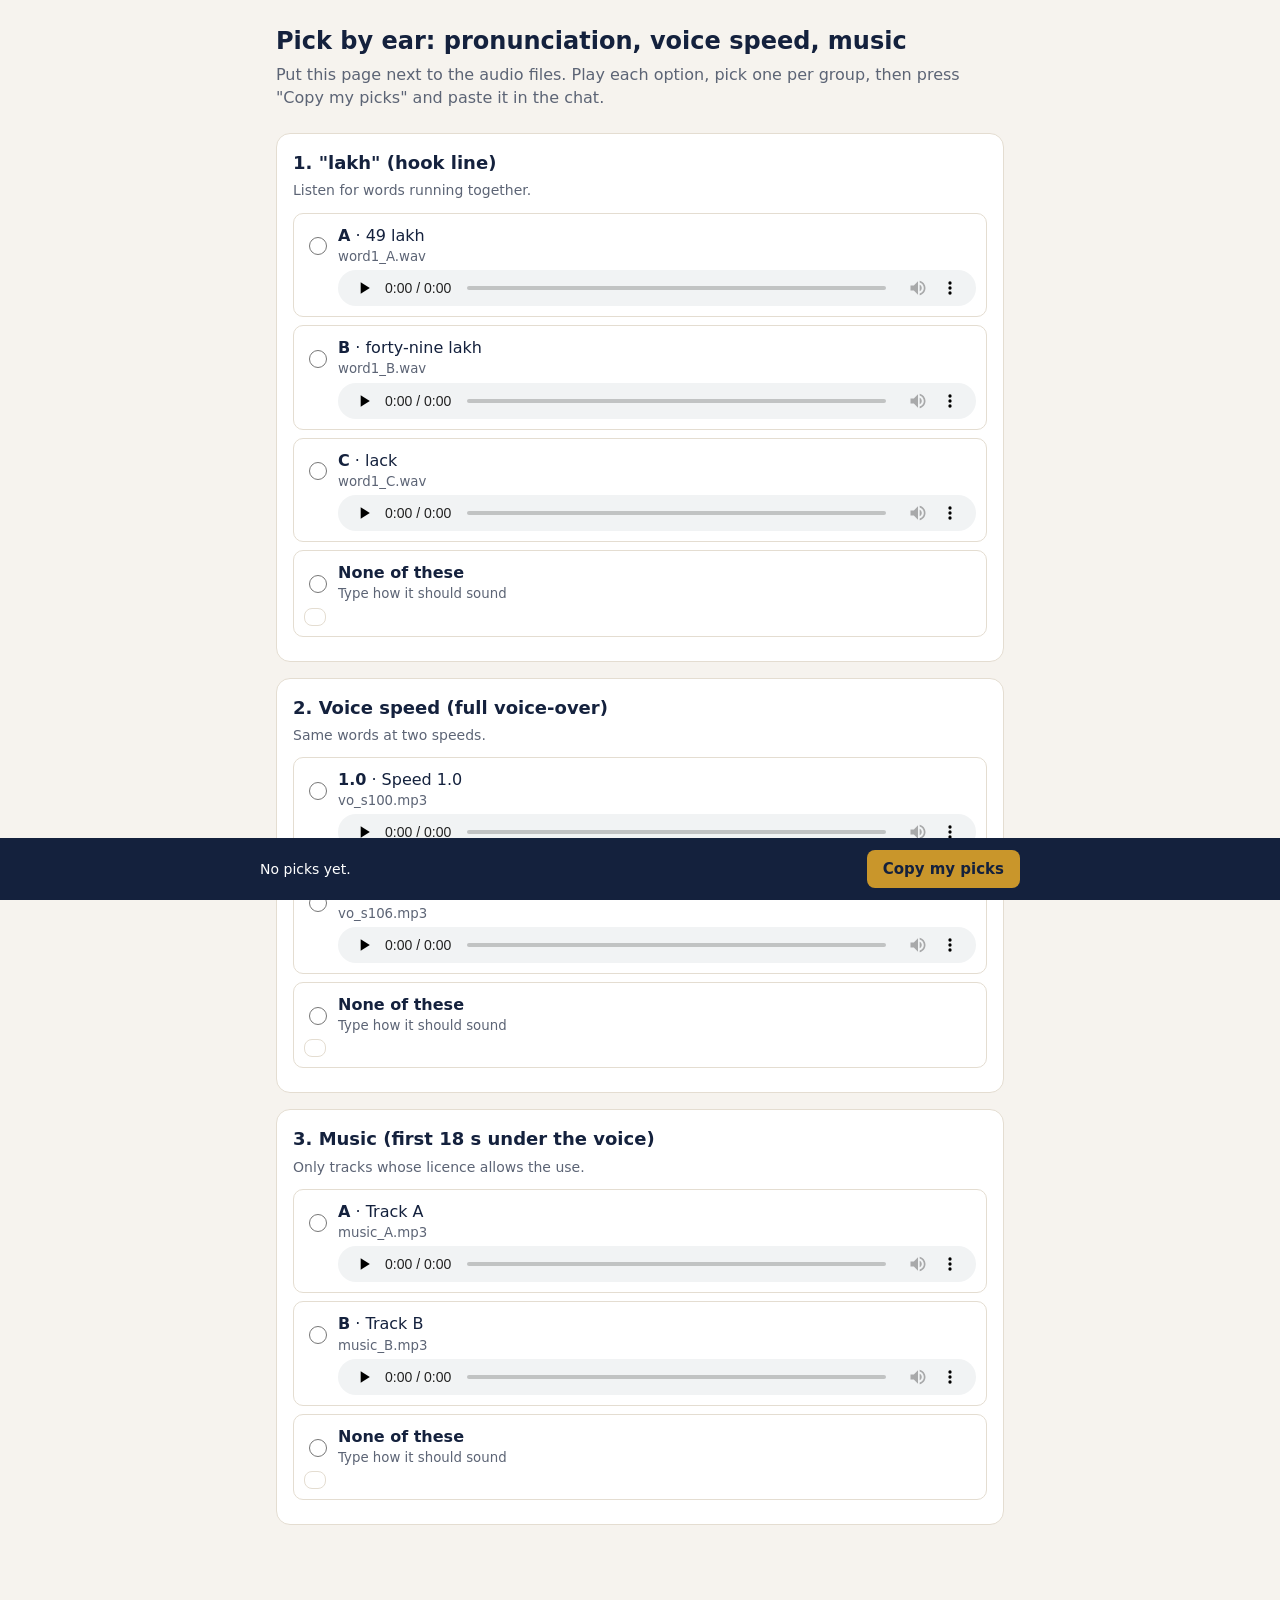
<file: forge-reels/templates/reel-project/pick.html>
<!doctype html>
<html lang="en">
<head>
<meta charset="utf-8">
<meta name="viewport" content="width=device-width, initial-scale=1">
<title>Pick by Ear</title>
<style>
  :root { --bg:#f6f3ee; --card:#fff; --ink:#14213d; --muted:#5c6475; --gold:#c9962b; --line:#e4ddd1; --sel:#fff6e3; }
  * { box-sizing:border-box; }
  body { margin:0; background:var(--bg); color:var(--ink); font:16px/1.45 system-ui, "Segoe UI", sans-serif; }
  main { max-width:760px; margin:0 auto; padding:24px 16px 120px; }
  h1 { font-size:24px; margin:0 0 4px; }
  .sub { color:var(--muted); margin:0 0 24px; }
  section { background:var(--card); border:1px solid var(--line); border-radius:14px; padding:16px; margin-bottom:16px; }
  h2 { font-size:18px; margin:0 0 4px; }
  .note { color:var(--muted); font-size:14px; margin:0 0 12px; }
  label.opt { display:grid; grid-template-columns:24px 1fr; gap:4px 10px; align-items:center; padding:10px; border:1px solid var(--line); border-radius:10px; margin-bottom:8px; cursor:pointer; }
  label.opt:has(input:checked) { background:var(--sel); border-color:var(--gold); }
  label.opt input { accent-color:var(--gold); width:18px; height:18px; }
  .txt b { font-weight:650; }
  .txt small { color:var(--muted); display:block; }
  audio { grid-column:2; width:100%; height:36px; }
  .own { width:100%; padding:8px 10px; border:1px solid var(--line); border-radius:8px; font:inherit; }
  .bar { position:fixed; left:0; right:0; bottom:0; background:var(--ink); color:#fff; padding:12px 16px; }
  .bar .in { max-width:760px; margin:0 auto; display:flex; gap:12px; align-items:center; flex-wrap:wrap; }
  #summary { flex:1; min-width:200px; font-size:14px; }
  button { background:var(--gold); color:#14213d; border:0; border-radius:8px; padding:10px 16px; font:600 15px system-ui, sans-serif; cursor:pointer; }
</style>
</head>
<body>
<main>
  <h1>Pick by ear: pronunciation, voice speed, music</h1>
  <p class="sub">Put this page next to the audio files. Play each option, pick one per group, then press "Copy my picks" and paste it in the chat.</p>
  <div id="groups"></div>
</main>
<div class="bar"><div class="in"><span id="summary">No picks yet.</span><button id="copy">Copy my picks</button></div></div>
<script>
const GROUPS = [
  // EDIT THIS LIST for each reel. One group per decision; each option = [key, label, audio file next to this page].
  // Render 3-4 spellings of every tricky word with the reel's own TTS voice; read each back with Whisper first
  // and drop broken ones. The same page works for voice speed and music previews.
  { id:"word1", title:'1. "lakh" (hook line)', note:"Listen for words running together.", opts:[
    ["A","49 lakh","word1_A.wav"], ["B","forty-nine lakh","word1_B.wav"], ["C","lack","word1_C.wav"] ]},
  { id:"speed", title:"2. Voice speed (full voice-over)", note:"Same words at two speeds.", opts:[
    ["1.0","Speed 1.0","vo_s100.mp3"], ["1.06","Speed 1.06","vo_s106.mp3"] ]},
  { id:"music", title:"3. Music (first 18 s under the voice)", note:"Only tracks whose licence allows the use.", opts:[
    ["A","Track A","music_A.mp3"], ["B","Track B","music_B.mp3"] ]},
];
const root = document.getElementById("groups");
for (const g of GROUPS) {
  const s = document.createElement("section");
  s.innerHTML = `<h2>${g.title}</h2><p class="note">${g.note}</p>`;
  for (const [key, label, file] of g.opts) {
    const l = document.createElement("label"); l.className = "opt";
    l.innerHTML = `<input type="radio" name="${g.id}" value="${key}"><span class="txt"><b>${key}</b> · ${label}<small>${file}</small></span><audio controls preload="none" src="${file}"></audio>`;
    s.appendChild(l);
  }
  const o = document.createElement("label"); o.className = "opt";
  o.innerHTML = `<input type="radio" name="${g.id}" value="own"><span class="txt"><b>None of these</b><small>Type how it should sound</small></span><input class="own" data-for="${g.id}" placeholder="e.g. say it like ...">`;
  s.appendChild(o);
  root.appendChild(s);
}
function summary() {
  const parts = GROUPS.map(g => {
    const r = document.querySelector(`input[name="${g.id}"]:checked`);
    if (!r) return null;
    if (r.value === "own") return `${g.id}: none, "${document.querySelector(`.own[data-for="${g.id}"]`).value.trim()}"`;
    return `${g.id} ${r.value}`;
  }).filter(Boolean);
  return parts.length ? parts.join(", ") : "";
}
function refresh() { const t = summary(); document.getElementById("summary").textContent = t || "No picks yet."; }
document.addEventListener("change", refresh);
document.addEventListener("input", e => {
  if (e.target.classList.contains("own")) { document.querySelector(`input[name="${e.target.dataset.for}"][value="own"]`).checked = true; }
  refresh();
});
// one sample plays at a time
document.addEventListener("play", e => { document.querySelectorAll("audio").forEach(a => { if (a !== e.target) a.pause(); }); }, true);
document.getElementById("copy").addEventListener("click", async () => {
  const t = summary() || "No picks yet.";
  try { await navigator.clipboard.writeText(t); document.getElementById("copy").textContent = "Copied"; }
  catch { const ta = document.createElement("textarea"); ta.value = t; document.body.appendChild(ta); ta.select(); document.execCommand("copy"); ta.remove(); document.getElementById("copy").textContent = "Copied"; }
  setTimeout(() => document.getElementById("copy").textContent = "Copy my picks", 1500);
});
</script>
</body>
</html>
</file>
